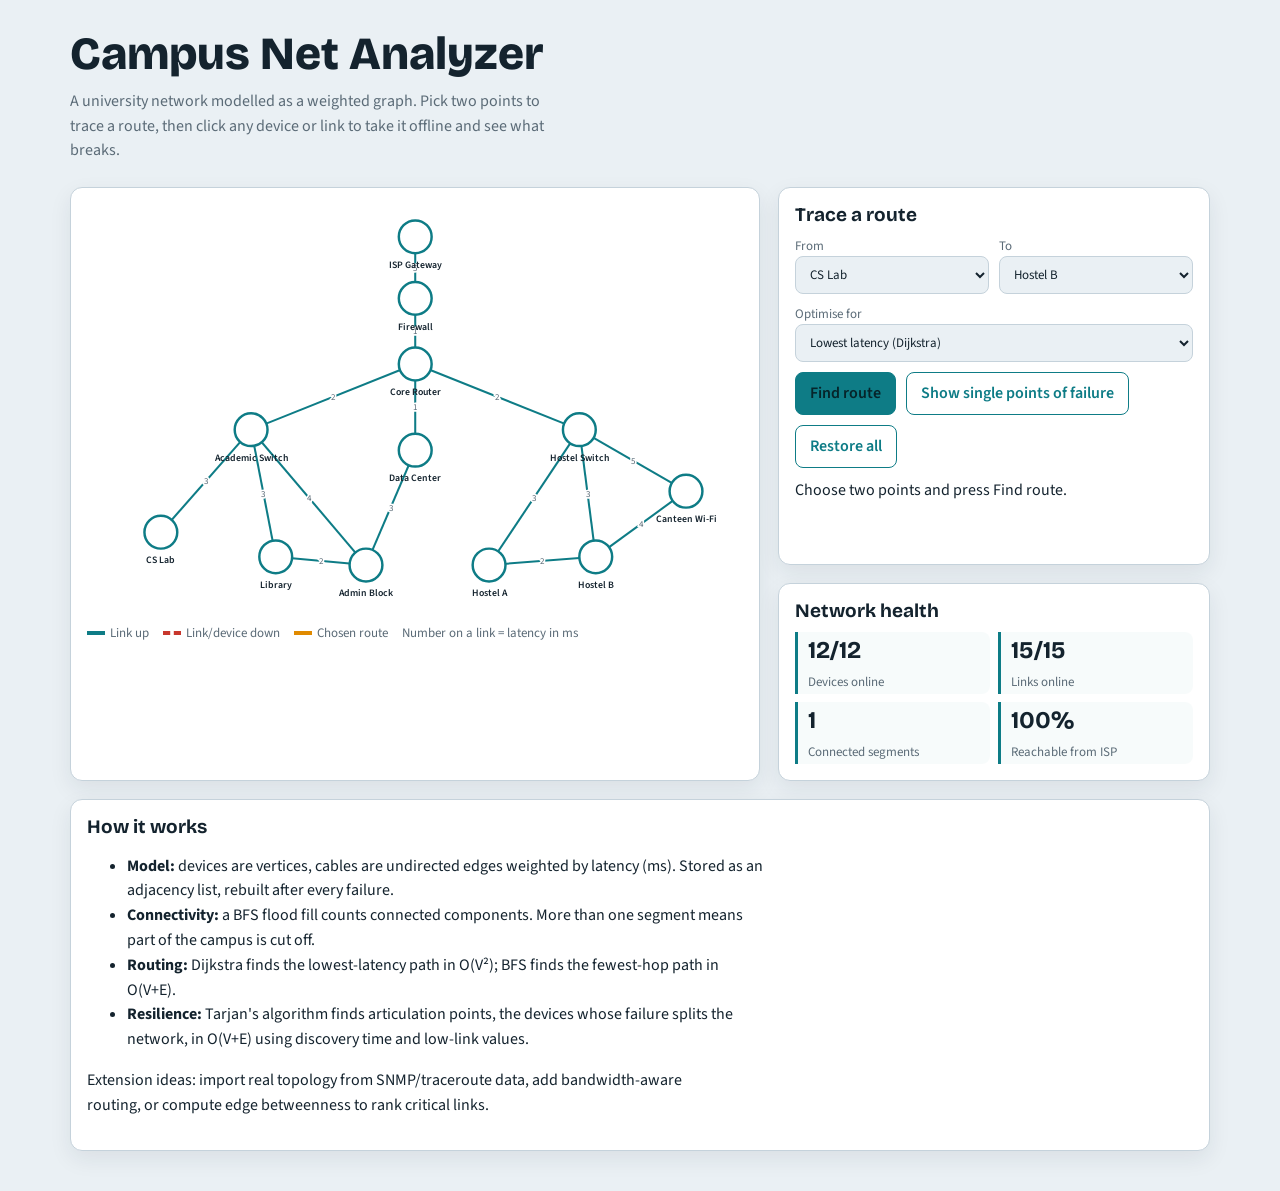
<file: index.html>
<!DOCTYPE html>
<html lang="en">
<head>
<meta charset="utf-8">
<meta name="viewport" content="width=device-width, initial-scale=1, viewport-fit=cover">
<title>Campus Net Analyzer – University Network Connectivity</title>
<link href="https://fonts.googleapis.com/css2?family=Bricolage+Grotesque:wght@600;800&family=Source+Sans+3:wght@400;600&display=swap" rel="stylesheet">
<link rel="stylesheet" href="styles.css">

</head>
<body>
<header>
<h1>Campus Net Analyzer</h1>
<p>A university network modelled as a weighted graph. Pick two points to trace a route, then click any device or link to take it offline and see what breaks.</p>
</header>
<main>
<section class="box" aria-label="Network graph">
<svg id="g" viewBox="0 0 800 500" role="img" aria-label="Campus network graph"></svg>
<div class="legend"><span><i style="color:var(--acc)"></i>Link up</span><span><i style="color:var(--bad);border-top-style:dashed"></i>Link/device down</span><span><i style="color:var(--path)"></i>Chosen route</span><span>Number on a link = latency in ms</span></div>
</section>
<aside style="display:grid;gap:18px;align-content:start">
<section class="box">
<h2>Trace a route</h2>
<div class="row"><label>From<select id="s"></select></label><label>To<select id="t"></select></label></div>
<div class="row"><label>Optimise for<select id="m"><option value="lat">Lowest latency (Dijkstra)</option><option value="hop">Fewest hops (BFS)</option></select></label></div>
<div class="row"><button id="go">Find route</button><button class="alt" id="spof">Show single points of failure</button><button class="alt" id="reset">Restore all</button></div>
<p id="out" aria-live="polite">Choose two points and press Find route.</p>
</section>
<section class="box">
<h2>Network health</h2>
<div class="stats">
<div><b id="n1">0</b><span>Devices online</span></div>
<div><b id="n2">0</b><span>Links online</span></div>
<div><b id="n3">0</b><span>Connected segments</span></div>
<div><b id="n4">0%</b><span>Reachable from ISP</span></div>
</div>
</section>
</aside>
<section class="box wide">
<h2>How it works</h2>
<ul>
<li><b>Model:</b> devices are vertices, cables are undirected edges weighted by latency (ms). Stored as an adjacency list, rebuilt after every failure.</li>
<li><b>Connectivity:</b> a BFS flood fill counts connected components. More than one segment means part of the campus is cut off.</li>
<li><b>Routing:</b> Dijkstra finds the lowest-latency path in O(V²); BFS finds the fewest-hop path in O(V+E).</li>
<li><b>Resilience:</b> Tarjan's algorithm finds articulation points, the devices whose failure splits the network, in O(V+E) using discovery time and low-link values.</li>
</ul>
<p>Extension ideas: import real topology from SNMP/traceroute data, add bandwidth-aware routing, or compute edge betweenness to rank critical links.</p>
</section>
</main>
<script>
const N=[["isp","ISP Gateway",400,40],["fw","Firewall",400,115],["core","Core Router",400,195],["dc","Data Center",400,300],["d1","Academic Switch",200,275],["d2","Hostel Switch",600,275],["cs","CS Lab",90,400],["lib","Library",230,430],["admin","Admin Block",340,440],["ha","Hostel A",490,440],["hb","Hostel B",620,430],["cafe","Canteen Wi-Fi",730,350]];
const E=[["isp","fw",5],["fw","core",1],["core","dc",1],["core","d1",2],["core","d2",2],["d1","cs",3],["d1","lib",3],["d1","admin",4],["lib","admin",2],["admin","dc",3],["d2","ha",3],["d2","hb",3],["ha","hb",2],["d2","cafe",5],["hb","cafe",4]];
const id2i={};N.forEach((n,i)=>id2i[n[0]]=i);
const dn=new Set(),de=new Set();let route=null,spofs=new Set();
const $=x=>document.getElementById(x);
["s","t"].forEach(k=>$(k).innerHTML=N.map(n=>`<option value="${n[0]}">${n[1]}</option>`).join(""));
$("s").value="cs";$("t").value="hb";
function adj(){const a={};N.forEach(n=>{if(!dn.has(n[0]))a[n[0]]=[]});
E.forEach((e,i)=>{if(!dn.has(e[0])&&!dn.has(e[1])&&!de.has(i)){a[e[0]].push([e[1],e[2],i]);a[e[1]].push([e[0],e[2],i])}});return a}
function reach(a,s){const seen=new Set([s]),q=[s];while(q.length){const u=q.shift();a[u].forEach(([v])=>{if(!seen.has(v)){seen.add(v);q.push(v)}})}return seen}
function comps(a){const seen=new Set();let c=0;for(const u in a){if(!seen.has(u)){c++;reach(a,u).forEach(x=>seen.add(x))}}return c}
function shortest(a,s,t,mode){const d={},p={},done=new Set();for(const u in a)d[u]=Infinity;d[s]=0;
while(true){let u=null;for(const k in d)if(!done.has(k)&&d[k]<Infinity&&(u===null||d[k]<d[u]))u=k;if(u===null||u===t)break;done.add(u);
a[u].forEach(([v,w,ei])=>{const nd=d[u]+(mode==="hop"?1:w);if(nd<d[v]){d[v]=nd;p[v]=[u,ei]}})}
if(d[t]===Infinity)return null;const nodes=[t],edges=[];let c=t;while(c!==s){const[u,ei]=p[c];edges.push(ei);nodes.push(u);c=u}
return{nodes:nodes.reverse(),edges,cost:d[t]}}
function articulation(a){const disc={},low={},res=new Set();let T=0;
function dfs(u,par){disc[u]=low[u]=++T;let ch=0;
a[u].forEach(([v])=>{if(v===par)return;if(disc[v]){low[u]=Math.min(low[u],disc[v])}else{ch++;dfs(v,u);low[u]=Math.min(low[u],low[v]);if(par!==null&&low[v]>=disc[u])res.add(u)}});
if(par===null&&ch>1)res.add(u)}
for(const u in a)if(!disc[u])dfs(u,null);return res}
function draw(){const g=$("g");let h="";
E.forEach((e,i)=>{const A=N[id2i[e[0]]],B=N[id2i[e[1]]];const dead=de.has(i)||dn.has(e[0])||dn.has(e[1]);
const on=route&&route.edges.includes(i);
h+=`<g class="edge ${dead?"down":""} ${on?"on":""}" data-e="${i}"><line class="v" x1="${A[2]}" y1="${A[3]}" x2="${B[2]}" y2="${B[3]}"/><line class="hit" x1="${A[2]}" y1="${A[3]}" x2="${B[2]}" y2="${B[3]}"><title>Click to toggle this link</title></line><text x="${(A[2]+B[2])/2}" y="${(A[3]+B[3])/2+4}" text-anchor="middle">${e[2]}</text></g>`});
N.forEach(n=>{const on=route&&route.nodes.includes(n[0]);
h+=`<g class="node ${dn.has(n[0])?"down":""} ${on?"on":""} ${spofs.has(n[0])?"spof":""}" data-n="${n[0]}" tabindex="0" role="button" aria-label="${n[1]}, ${dn.has(n[0])?"offline":"online"}"><circle cx="${n[2]}" cy="${n[3]}" r="20"/><text x="${n[2]}" y="${n[3]+38}">${n[1]}</text></g>`});
g.innerHTML=h;stats()}
function stats(){const a=adj(),on=Object.keys(a).length;
let le=0;for(const u in a)le+=a[u].length;
$("n1").textContent=on+"/"+N.length;$("n2").textContent=le/2+"/"+E.length;
$("n3").textContent=on?comps(a):0;
$("n4").textContent=a.isp?Math.round(reach(a,"isp").size/N.length*100)+"%":"0%"}
function clear(){route=null;spofs=new Set()}
$("g").addEventListener("click",e=>{const n=e.target.closest(".node"),l=e.target.closest(".edge");
if(n){const k=n.dataset.n;dn.has(k)?dn.delete(k):dn.add(k)}else if(l){const k=+l.dataset.e;de.has(k)?de.delete(k):de.add(k)}else return;
clear();$("out").textContent="Topology changed. Run Find route again.";draw()});
$("g").addEventListener("keydown",e=>{if((e.key==="Enter"||e.key===" ")&&e.target.closest(".node")){e.preventDefault();e.target.closest(".node").dispatchEvent(new MouseEvent("click",{bubbles:true}))}});
$("go").onclick=()=>{const s=$("s").value,t=$("t").value,a=adj();spofs=new Set();
if(s===t){$("out").textContent="Choose two different points.";return}
if(!a[s]||!a[t]){route=null;$("out").innerHTML=`<span class="bad">${N[id2i[!a[s]?s:t]][1]} is offline.</span> Restore it or pick another endpoint.`;draw();return}
const r=shortest(a,s,t,$("m").value);route=r;
if(!r)$("out").innerHTML=`<span class="bad">No route.</span> ${N[id2i[s]][1]} and ${N[id2i[t]][1]} are in separate segments.`;
else{const lat=r.edges.reduce((x,i)=>x+E[i][2],0);$("out").innerHTML=`<span class="good">Route found:</span> ${r.nodes.map(x=>N[id2i[x]][1]).join(" → ")}<br>${r.nodes.length-1} hops, ${lat} ms total latency.`}
draw()};
$("spof").onclick=()=>{route=null;spofs=articulation(adj());
$("out").innerHTML=spofs.size?`<span class="bad">${spofs.size} single point${spofs.size>1?"s":""} of failure:</span> ${[...spofs].map(x=>N[id2i[x]][1]).join(", ")}. Losing any one splits the network.`:`<span class="good">No single point of failure</span> in the current topology.`;draw()};
$("reset").onclick=()=>{dn.clear();de.clear();clear();$("out").textContent="All devices and links restored.";draw()};
draw();
</script>
</body>
</html>
</file>
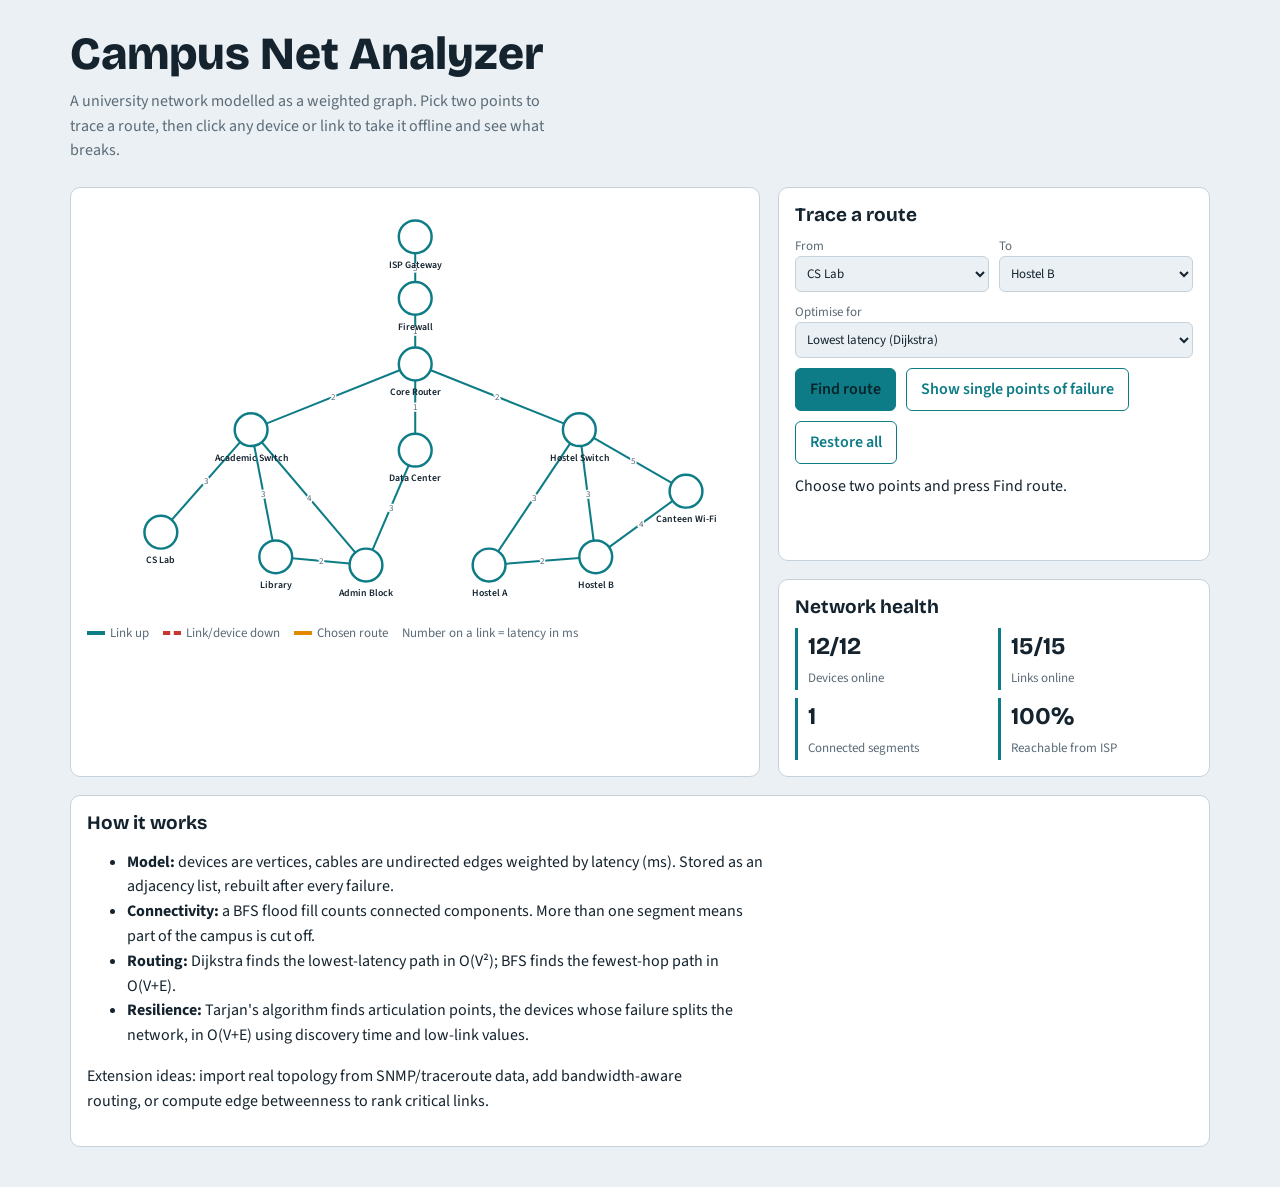
<file: Campus Net Analyzer.html>
<!DOCTYPE html>
<html lang="en">
<head>
<meta charset="utf-8">
<meta name="viewport" content="width=device-width, initial-scale=1, viewport-fit=cover">
<title>Campus Net Analyzer – University Network Connectivity</title>
<link href="https://fonts.googleapis.com/css2?family=Bricolage+Grotesque:wght@600;800&family=Source+Sans+3:wght@400;600&display=swap" rel="stylesheet">
<style>
:root{--bg:#eaf0f4;--panel:#fff;--ink:#14232e;--mut:#5b6b77;--line:#c5d2db;--acc:#0e7c86;--bad:#c8372d;--path:#e08a00;--ok:#2f8f4e;
box-sizing:border-box;padding-top:env(safe-area-inset-top,0px);padding-bottom:env(safe-area-inset-bottom,0px)}
@media (prefers-color-scheme:dark){:root:not([data-theme="light"]){--bg:#0f1a22;--panel:#16252f;--ink:#e6eef3;--mut:#93a5b2;--line:#2c4150;--acc:#3cc4cf;--bad:#ff6b5e;--path:#ffb22e;--ok:#5fd186}}
:root[data-theme="dark"]{--bg:#0f1a22;--panel:#16252f;--ink:#e6eef3;--mut:#93a5b2;--line:#2c4150;--acc:#3cc4cf;--bad:#ff6b5e;--path:#ffb22e;--ok:#5fd186}
html{scroll-padding-top:env(safe-area-inset-top,0px)}
*{box-sizing:border-box}
body{margin:0;background:var(--bg);color:var(--ink);font:16px/1.55 "Source Sans 3",system-ui,sans-serif}
h1,h2,h3{font-family:"Bricolage Grotesque",system-ui,sans-serif;margin:0;line-height:1.15}
header{padding:28px 20px 8px;max-width:1180px;margin:auto}
h1{font-size:clamp(28px,5vw,46px);font-weight:800}
header p{max-width:62ch;color:var(--mut);margin:8px 0 0}
main{max-width:1180px;margin:auto;padding:16px 20px 40px;display:grid;grid-template-columns:minmax(0,1.6fr) minmax(280px,1fr);gap:18px}
@media(max-width:860px){main{grid-template-columns:1fr}}
.box{background:var(--panel);border:1px solid var(--line);border-radius:10px;padding:16px}
.box h2{font-size:19px;margin-bottom:10px}
svg{width:100%;height:auto;display:block}
.edge line.v{stroke:var(--acc);stroke-width:2.5}
.edge.down line.v{stroke:var(--bad);stroke-dasharray:6 5;opacity:.7}
.edge.on line.v{stroke:var(--path);stroke-width:5}
.edge line.hit{stroke:transparent;stroke-width:16;cursor:pointer}
.edge text{font-size:11px;fill:var(--mut);paint-order:stroke;stroke:var(--panel);stroke-width:4px}
.node{cursor:pointer}
.node circle{fill:var(--panel);stroke:var(--acc);stroke-width:3}
.node.down circle{stroke:var(--bad);fill:color-mix(in srgb,var(--bad) 18%,var(--panel))}
.node.on circle{stroke:var(--path);stroke-width:5}
.node.spof circle{stroke:var(--bad);stroke-width:5}
.node text{font-size:12px;fill:var(--ink);text-anchor:middle;font-weight:600}
.node:focus-visible circle,button:focus-visible,select:focus-visible{outline:3px solid var(--acc);outline-offset:2px}
.row{display:flex;gap:10px;flex-wrap:wrap;margin-bottom:10px}
label{display:flex;flex-direction:column;font-size:13px;color:var(--mut);flex:1;min-width:110px}
select{font:inherit;padding:7px;border:1px solid var(--line);border-radius:6px;background:var(--bg);color:var(--ink)}
button{font:inherit;font-weight:600;padding:8px 14px;border-radius:6px;border:1px solid var(--acc);background:var(--acc);color:#fff;cursor:pointer}
button.alt{background:transparent;color:var(--acc)}
:root:not([data-theme="light"]) button:not(.alt){color:#06242a}
.stats{display:grid;grid-template-columns:repeat(2,1fr);gap:8px;margin:0}
.stats div{border-left:3px solid var(--acc);padding-left:10px}
.stats b{display:block;font-size:24px;font-family:"Bricolage Grotesque",sans-serif}
.stats span{font-size:13px;color:var(--mut)}
#out{min-height:70px;margin:0}
.bad{color:var(--bad);font-weight:600}.good{color:var(--ok);font-weight:600}
.legend{display:flex;gap:14px;flex-wrap:wrap;font-size:13px;color:var(--mut);margin-top:8px}
.legend i{display:inline-block;width:18px;height:0;border-top:4px solid;vertical-align:middle;margin-right:5px}
.wide{grid-column:1/-1}
.wide p,.wide li{max-width:80ch}
code{background:var(--bg);padding:1px 5px;border-radius:4px}
@media (prefers-reduced-motion:no-preference){.edge line.v{transition:stroke .2s}}
</style>
</head>
<body>
<header>
<h1>Campus Net Analyzer</h1>
<p>A university network modelled as a weighted graph. Pick two points to trace a route, then click any device or link to take it offline and see what breaks.</p>
</header>
<main>
<section class="box" aria-label="Network graph">
<svg id="g" viewBox="0 0 800 500" role="img" aria-label="Campus network graph"></svg>
<div class="legend"><span><i style="color:var(--acc)"></i>Link up</span><span><i style="color:var(--bad);border-top-style:dashed"></i>Link/device down</span><span><i style="color:var(--path)"></i>Chosen route</span><span>Number on a link = latency in ms</span></div>
</section>
<aside style="display:grid;gap:18px;align-content:start">
<section class="box">
<h2>Trace a route</h2>
<div class="row"><label>From<select id="s"></select></label><label>To<select id="t"></select></label></div>
<div class="row"><label>Optimise for<select id="m"><option value="lat">Lowest latency (Dijkstra)</option><option value="hop">Fewest hops (BFS)</option></select></label></div>
<div class="row"><button id="go">Find route</button><button class="alt" id="spof">Show single points of failure</button><button class="alt" id="reset">Restore all</button></div>
<p id="out" aria-live="polite">Choose two points and press Find route.</p>
</section>
<section class="box">
<h2>Network health</h2>
<div class="stats">
<div><b id="n1">0</b><span>Devices online</span></div>
<div><b id="n2">0</b><span>Links online</span></div>
<div><b id="n3">0</b><span>Connected segments</span></div>
<div><b id="n4">0%</b><span>Reachable from ISP</span></div>
</div>
</section>
</aside>
<section class="box wide">
<h2>How it works</h2>
<ul>
<li><b>Model:</b> devices are vertices, cables are undirected edges weighted by latency (ms). Stored as an adjacency list, rebuilt after every failure.</li>
<li><b>Connectivity:</b> a BFS flood fill counts connected components. More than one segment means part of the campus is cut off.</li>
<li><b>Routing:</b> Dijkstra finds the lowest-latency path in O(V²); BFS finds the fewest-hop path in O(V+E).</li>
<li><b>Resilience:</b> Tarjan's algorithm finds articulation points, the devices whose failure splits the network, in O(V+E) using discovery time and low-link values.</li>
</ul>
<p>Extension ideas: import real topology from SNMP/traceroute data, add bandwidth-aware routing, or compute edge betweenness to rank critical links.</p>
</section>
</main>
<script>
const N=[["isp","ISP Gateway",400,40],["fw","Firewall",400,115],["core","Core Router",400,195],["dc","Data Center",400,300],["d1","Academic Switch",200,275],["d2","Hostel Switch",600,275],["cs","CS Lab",90,400],["lib","Library",230,430],["admin","Admin Block",340,440],["ha","Hostel A",490,440],["hb","Hostel B",620,430],["cafe","Canteen Wi-Fi",730,350]];
const E=[["isp","fw",5],["fw","core",1],["core","dc",1],["core","d1",2],["core","d2",2],["d1","cs",3],["d1","lib",3],["d1","admin",4],["lib","admin",2],["admin","dc",3],["d2","ha",3],["d2","hb",3],["ha","hb",2],["d2","cafe",5],["hb","cafe",4]];
const id2i={};N.forEach((n,i)=>id2i[n[0]]=i);
const dn=new Set(),de=new Set();let route=null,spofs=new Set();
const $=x=>document.getElementById(x);
["s","t"].forEach(k=>$(k).innerHTML=N.map(n=>`<option value="${n[0]}">${n[1]}</option>`).join(""));
$("s").value="cs";$("t").value="hb";
function adj(){const a={};N.forEach(n=>{if(!dn.has(n[0]))a[n[0]]=[]});
E.forEach((e,i)=>{if(!dn.has(e[0])&&!dn.has(e[1])&&!de.has(i)){a[e[0]].push([e[1],e[2],i]);a[e[1]].push([e[0],e[2],i])}});return a}
function reach(a,s){const seen=new Set([s]),q=[s];while(q.length){const u=q.shift();a[u].forEach(([v])=>{if(!seen.has(v)){seen.add(v);q.push(v)}})}return seen}
function comps(a){const seen=new Set();let c=0;for(const u in a){if(!seen.has(u)){c++;reach(a,u).forEach(x=>seen.add(x))}}return c}
function shortest(a,s,t,mode){const d={},p={},done=new Set();for(const u in a)d[u]=Infinity;d[s]=0;
while(true){let u=null;for(const k in d)if(!done.has(k)&&d[k]<Infinity&&(u===null||d[k]<d[u]))u=k;if(u===null||u===t)break;done.add(u);
a[u].forEach(([v,w,ei])=>{const nd=d[u]+(mode==="hop"?1:w);if(nd<d[v]){d[v]=nd;p[v]=[u,ei]}})}
if(d[t]===Infinity)return null;const nodes=[t],edges=[];let c=t;while(c!==s){const[u,ei]=p[c];edges.push(ei);nodes.push(u);c=u}
return{nodes:nodes.reverse(),edges,cost:d[t]}}
function articulation(a){const disc={},low={},res=new Set();let T=0;
function dfs(u,par){disc[u]=low[u]=++T;let ch=0;
a[u].forEach(([v])=>{if(v===par)return;if(disc[v]){low[u]=Math.min(low[u],disc[v])}else{ch++;dfs(v,u);low[u]=Math.min(low[u],low[v]);if(par!==null&&low[v]>=disc[u])res.add(u)}});
if(par===null&&ch>1)res.add(u)}
for(const u in a)if(!disc[u])dfs(u,null);return res}
function draw(){const g=$("g");let h="";
E.forEach((e,i)=>{const A=N[id2i[e[0]]],B=N[id2i[e[1]]];const dead=de.has(i)||dn.has(e[0])||dn.has(e[1]);
const on=route&&route.edges.includes(i);
h+=`<g class="edge ${dead?"down":""} ${on?"on":""}" data-e="${i}"><line class="v" x1="${A[2]}" y1="${A[3]}" x2="${B[2]}" y2="${B[3]}"/><line class="hit" x1="${A[2]}" y1="${A[3]}" x2="${B[2]}" y2="${B[3]}"><title>Click to toggle this link</title></line><text x="${(A[2]+B[2])/2}" y="${(A[3]+B[3])/2+4}" text-anchor="middle">${e[2]}</text></g>`});
N.forEach(n=>{const on=route&&route.nodes.includes(n[0]);
h+=`<g class="node ${dn.has(n[0])?"down":""} ${on?"on":""} ${spofs.has(n[0])?"spof":""}" data-n="${n[0]}" tabindex="0" role="button" aria-label="${n[1]}, ${dn.has(n[0])?"offline":"online"}"><circle cx="${n[2]}" cy="${n[3]}" r="20"/><text x="${n[2]}" y="${n[3]+38}">${n[1]}</text></g>`});
g.innerHTML=h;stats()}
function stats(){const a=adj(),on=Object.keys(a).length;
let le=0;for(const u in a)le+=a[u].length;
$("n1").textContent=on+"/"+N.length;$("n2").textContent=le/2+"/"+E.length;
$("n3").textContent=on?comps(a):0;
$("n4").textContent=a.isp?Math.round(reach(a,"isp").size/N.length*100)+"%":"0%"}
function clear(){route=null;spofs=new Set()}
$("g").addEventListener("click",e=>{const n=e.target.closest(".node"),l=e.target.closest(".edge");
if(n){const k=n.dataset.n;dn.has(k)?dn.delete(k):dn.add(k)}else if(l){const k=+l.dataset.e;de.has(k)?de.delete(k):de.add(k)}else return;
clear();$("out").textContent="Topology changed. Run Find route again.";draw()});
$("g").addEventListener("keydown",e=>{if((e.key==="Enter"||e.key===" ")&&e.target.closest(".node")){e.preventDefault();e.target.closest(".node").dispatchEvent(new MouseEvent("click",{bubbles:true}))}});
$("go").onclick=()=>{const s=$("s").value,t=$("t").value,a=adj();spofs=new Set();
if(s===t){$("out").textContent="Choose two different points.";return}
if(!a[s]||!a[t]){route=null;$("out").innerHTML=`<span class="bad">${N[id2i[!a[s]?s:t]][1]} is offline.</span> Restore it or pick another endpoint.`;draw();return}
const r=shortest(a,s,t,$("m").value);route=r;
if(!r)$("out").innerHTML=`<span class="bad">No route.</span> ${N[id2i[s]][1]} and ${N[id2i[t]][1]} are in separate segments.`;
else{const lat=r.edges.reduce((x,i)=>x+E[i][2],0);$("out").innerHTML=`<span class="good">Route found:</span> ${r.nodes.map(x=>N[id2i[x]][1]).join(" → ")}<br>${r.nodes.length-1} hops, ${lat} ms total latency.`}
draw()};
$("spof").onclick=()=>{route=null;spofs=articulation(adj());
$("out").innerHTML=spofs.size?`<span class="bad">${spofs.size} single point${spofs.size>1?"s":""} of failure:</span> ${[...spofs].map(x=>N[id2i[x]][1]).join(", ")}. Losing any one splits the network.`:`<span class="good">No single point of failure</span> in the current topology.`;draw()};
$("reset").onclick=()=>{dn.clear();de.clear();clear();$("out").textContent="All devices and links restored.";draw()};
draw();
</script>
</body>
</html>
</file>
<file: styles.css>
:root {
  --bg: #eaf0f4;
  --panel: #ffffff;
  --ink: #14232e;
  --mut: #5b6b77;
  --line: #c5d2db;
  --acc: #0e7c86;
  --bad: #c8372d;
  --path: #e08a00;
  --ok: #2f8f4e;
  --shadow: rgba(20, 35, 46, 0.08);
}

* {
  box-sizing: border-box;
}

html {
  scroll-padding-top: env(safe-area-inset-top, 0px);
}

body {
  margin: 0;
  background: var(--bg);
  color: var(--ink);
  font: 16px/1.55 "Source Sans 3", system-ui, sans-serif;
}

h1, h2, h3 {
  font-family: "Bricolage Grotesque", system-ui, sans-serif;
  margin: 0;
  line-height: 1.15;
}

header {
  padding: 28px 20px 8px;
  max-width: 1180px;
  margin: auto;
}

h1 {
  font-size: clamp(28px, 5vw, 46px);
  font-weight: 800;
}

header p {
  max-width: 62ch;
  color: var(--mut);
  margin: 8px 0 0;
}

main {
  max-width: 1180px;
  margin: auto;
  padding: 16px 20px 40px;
  display: grid;
  grid-template-columns: minmax(0, 1.6fr) minmax(280px, 1fr);
  gap: 18px;
}

@media (max-width: 860px) {
  main {
    grid-template-columns: 1fr;
  }
}

.box {
  background: var(--panel);
  border: 1px solid var(--line);
  border-radius: 12px;
  padding: 16px;
  box-shadow: 0 8px 22px var(--shadow);
}

.box h2 {
  font-size: 19px;
  margin-bottom: 10px;
}

svg {
  width: 100%;
  height: auto;
  display: block;
}

.edge line.v {
  stroke: var(--acc);
  stroke-width: 2.5;
}

.edge.down line.v {
  stroke: var(--bad);
  stroke-dasharray: 6 5;
  opacity: 0.7;
}

.edge.on line.v {
  stroke: var(--path);
  stroke-width: 5;
}

.edge line.hit {
  stroke: transparent;
  stroke-width: 16;
  cursor: pointer;
}

.edge text {
  font-size: 11px;
  fill: var(--mut);
  paint-order: stroke;
  stroke: var(--panel);
  stroke-width: 4px;
}

.node {
  cursor: pointer;
}

.node circle {
  fill: var(--panel);
  stroke: var(--acc);
  stroke-width: 3;
}

.node.down circle {
  stroke: var(--bad);
  fill: color-mix(in srgb, var(--bad) 18%, var(--panel));
}

.node.on circle {
  stroke: var(--path);
  stroke-width: 5;
}

.node.spof circle {
  stroke: var(--bad);
  stroke-width: 5;
}

.node text {
  font-size: 12px;
  fill: var(--ink);
  text-anchor: middle;
  font-weight: 600;
}

.node:focus-visible circle,
button:focus-visible,
select:focus-visible {
  outline: 3px solid var(--acc);
  outline-offset: 2px;
}

.row {
  display: flex;
  gap: 10px;
  flex-wrap: wrap;
  margin-bottom: 10px;
}

label {
  display: flex;
  flex-direction: column;
  font-size: 13px;
  color: var(--mut);
  flex: 1;
  min-width: 110px;
}

select {
  font: inherit;
  padding: 8px 10px;
  border: 1px solid var(--line);
  border-radius: 8px;
  background: var(--bg);
  color: var(--ink);
}

button {
  font: inherit;
  font-weight: 600;
  padding: 8px 14px;
  border-radius: 8px;
  border: 1px solid var(--acc);
  background: var(--acc);
  color: #fff;
  cursor: pointer;
  transition: transform 0.15s ease, opacity 0.15s ease;
}

button:hover {
  transform: translateY(-1px);
}

button.alt {
  background: transparent;
  color: var(--acc);
}

:root:not([data-theme="light"]) button:not(.alt) {
  color: #06242a;
}

.stats {
  display: grid;
  grid-template-columns: repeat(2, 1fr);
  gap: 8px;
  margin: 0;
}

.stats div {
  border-left: 3px solid var(--acc);
  padding-left: 10px;
  background: rgba(14, 124, 134, 0.03);
  border-radius: 0 8px 8px 0;
}

.stats b {
  display: block;
  font-size: 24px;
  font-family: "Bricolage Grotesque", sans-serif;
}

.stats span {
  font-size: 13px;
  color: var(--mut);
}

#out {
  min-height: 70px;
  margin: 0;
  color: var(--ink);
}

.bad {
  color: var(--bad);
  font-weight: 600;
}

.good {
  color: var(--ok);
  font-weight: 600;
}

.legend {
  display: flex;
  gap: 14px;
  flex-wrap: wrap;
  font-size: 13px;
  color: var(--mut);
  margin-top: 8px;
}

.legend i {
  display: inline-block;
  width: 18px;
  height: 0;
  border-top: 4px solid;
  vertical-align: middle;
  margin-right: 5px;
}

.wide {
  grid-column: 1 / -1;
}

.wide p,
.wide li {
  max-width: 80ch;
}

code {
  background: var(--bg);
  padding: 1px 5px;
  border-radius: 4px;
}

@media (prefers-reduced-motion: no-preference) {
  .edge line.v {
    transition: stroke 0.2s;
  }
}
</file>
